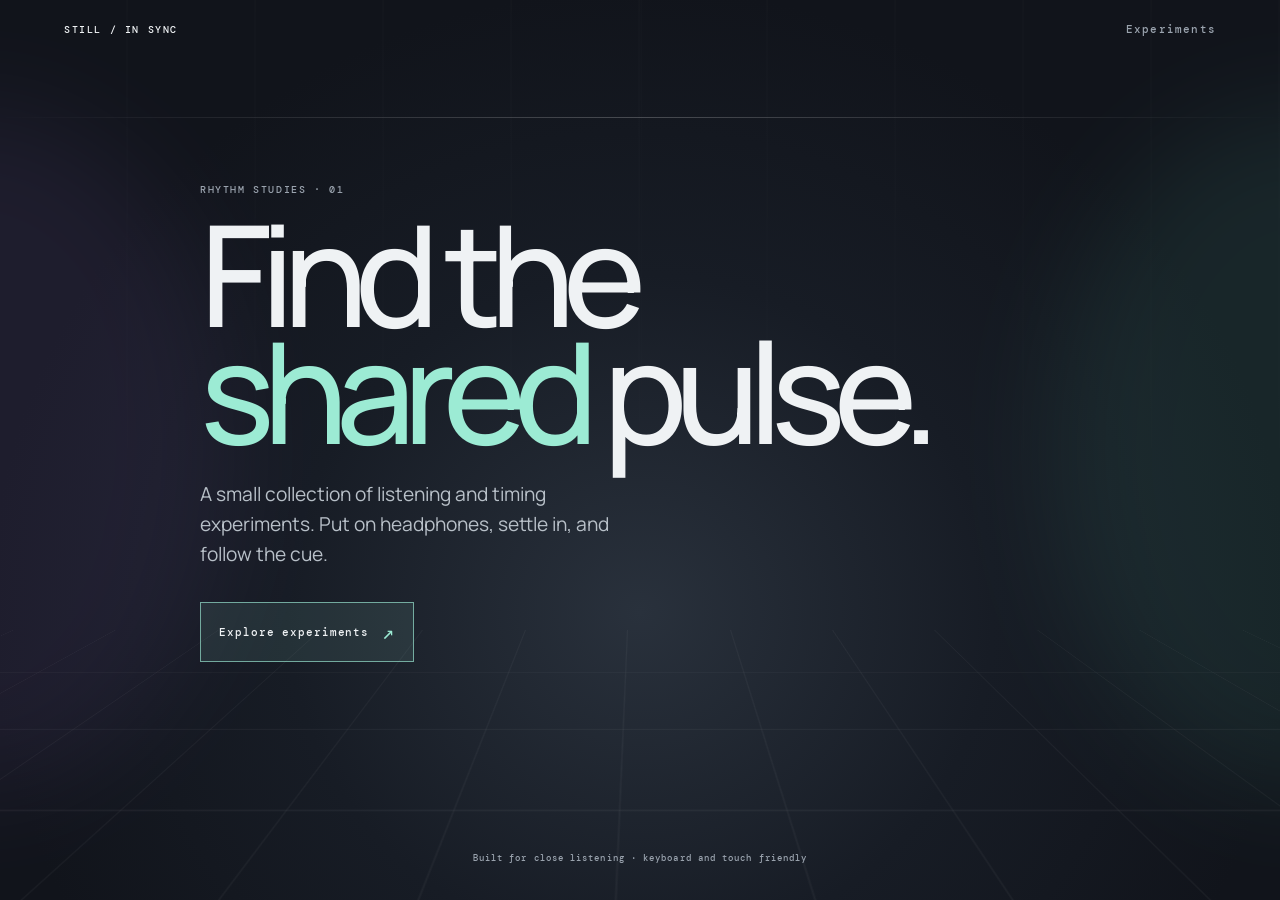
<file: index.html>
<!doctype html>
<html lang="en">
  <head><meta charset="UTF-8" /><meta name="viewport" content="width=device-width, initial-scale=1.0" /><meta name="theme-color" content="#10131a" /><title>Still / In Sync</title><link rel="stylesheet" href="styles.css" /></head>
  <body class="site-page home-page">
    <main class="room page-room"><div class="glow glow-left"></div><div class="glow glow-right"></div><div class="ceiling-line"></div><div class="floor"></div>
      <nav class="site-nav" aria-label="Primary navigation"><a class="wordmark" href="index.html">STILL / IN SYNC</a><a href="experiments.html">Experiments</a></nav>
      <section class="hero"><p class="eyebrow">RHYTHM STUDIES · 01</p><h1>Find the<br><em>shared</em> pulse.</h1><p>A small collection of listening and timing experiments. Put on headphones, settle in, and follow the cue.</p><a class="button-link" href="experiments.html">Explore experiments <span>↗</span></a></section>
      <p class="hero-note">Built for close listening · keyboard and touch friendly</p>
    </main>
  </body>
</html>
</file>
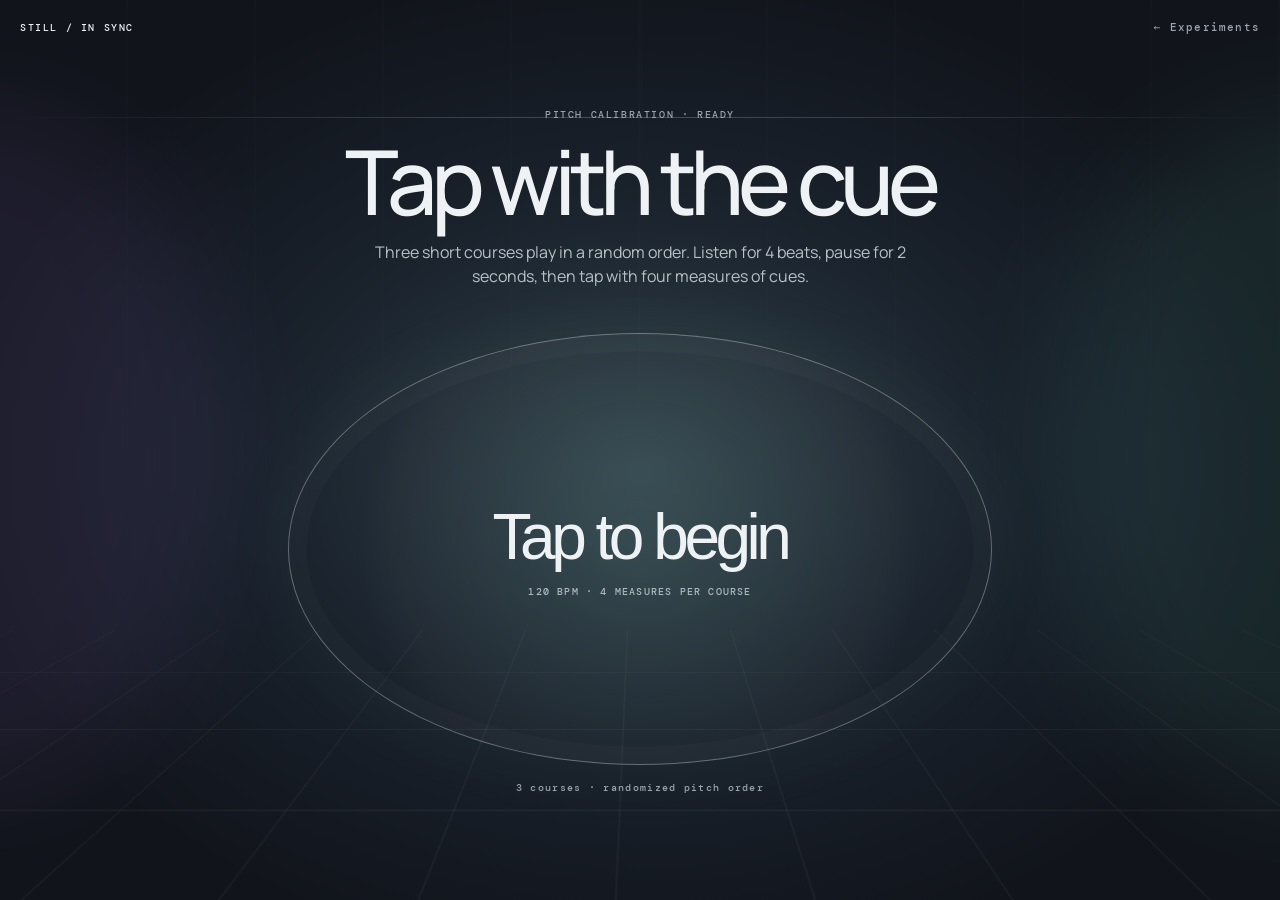
<file: calibration.html>
<!doctype html>
<html lang="en">
  <head><meta charset="UTF-8" /><meta name="viewport" content="width=device-width, initial-scale=1.0" /><meta name="theme-color" content="#19212b" /><title>Pitch Calibration — Still / In Sync</title><link rel="stylesheet" href="styles.css" /></head>
  <body class="experiment-page calibration-page">
    <main class="room calibration-mode"><div class="glow glow-left"></div><div class="glow glow-right"></div><div class="ceiling-line"></div><div class="floor"></div>
      <nav class="site-nav experiment-nav" aria-label="Primary navigation"><a class="wordmark" href="index.html">STILL / IN SYNC</a><a href="experiments.html">← Experiments</a></nav>
      <section class="calibration-level" aria-labelledby="calibrationTitle">
        <div class="calibration-copy"><p class="eyebrow" id="courseLabel">PITCH CALIBRATION · READY</p><h1 id="calibrationTitle">Tap with the cue</h1><p id="calibrationText">Three short courses play in a random order. Listen for four beats, pause for two seconds, then tap with four measures of cues.</p></div>
        <button id="tapPad" class="tap-pad" type="button" aria-describedby="calibrationText"><span class="tap-pad-inner"><span id="tapPadLabel">Tap to begin</span><small id="tapPadDetail">120 BPM · 4 measures per course</small></span></button>
        <p class="calibration-progress" id="calibrationProgress">3 courses · randomized pitch order</p>
        <section class="calibration-results" id="calibrationResults" hidden aria-labelledby="resultsTitle"><h2 id="resultsTitle">Your results</h2><pre id="calibrationReport" tabindex="0"></pre><button id="copyResultsButton" class="copy-results" type="button">Copy results</button><p id="copyResultsStatus" class="copy-results-status" aria-live="polite"></p></section>
      </section>
    </main>
    <script src="study-config.js"></script><script src="game.js"></script>
  </body>
</html>
</file>
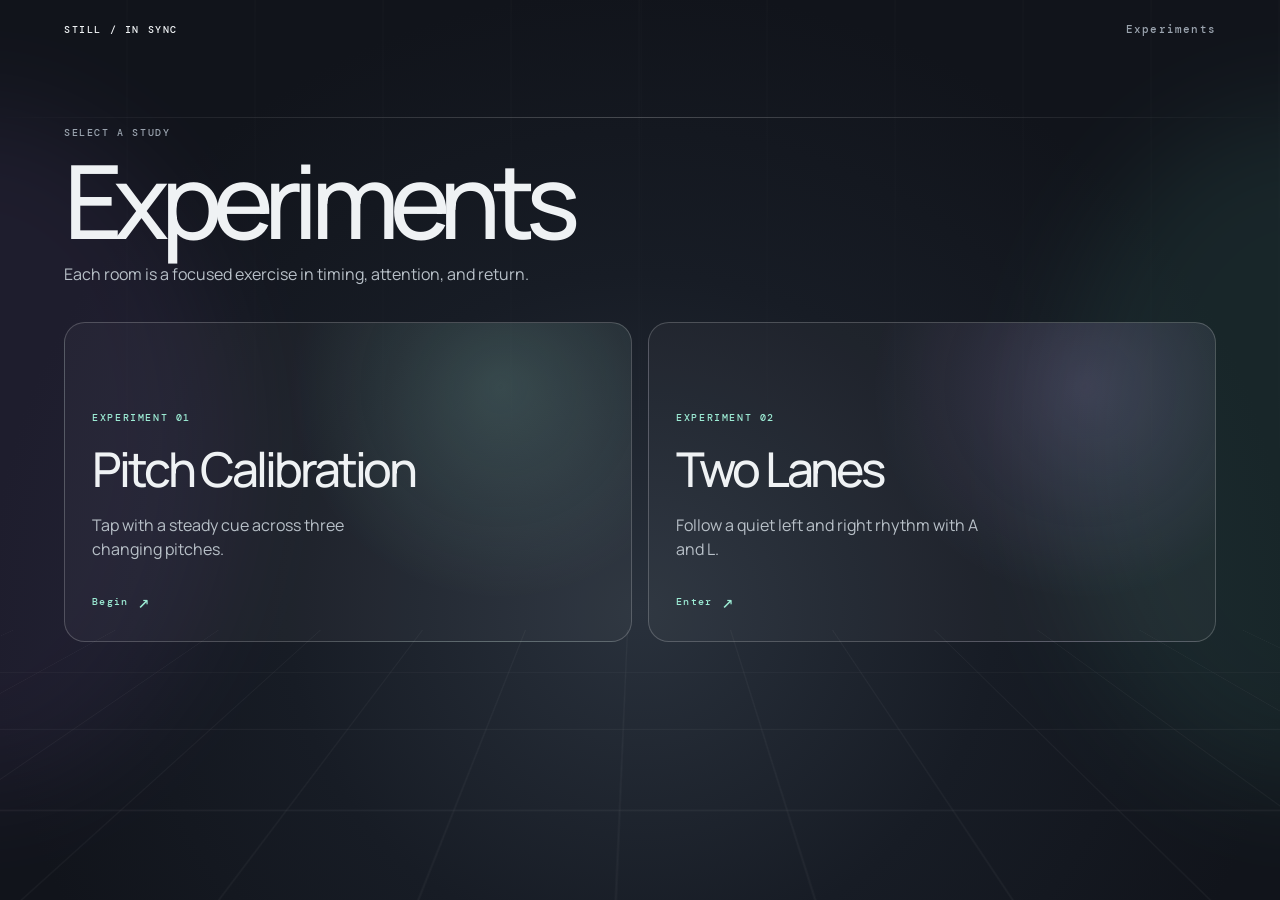
<file: experiments.html>
<!doctype html>
<html lang="en">
  <head><meta charset="UTF-8" /><meta name="viewport" content="width=device-width, initial-scale=1.0" /><meta name="theme-color" content="#10131a" /><title>Experiments — Still / In Sync</title><link rel="stylesheet" href="styles.css" /></head>
  <body class="site-page">
    <main class="room page-room"><div class="glow glow-left"></div><div class="glow glow-right"></div><div class="ceiling-line"></div><div class="floor"></div>
      <nav class="site-nav" aria-label="Primary navigation"><a class="wordmark" href="index.html">STILL / IN SYNC</a><a aria-current="page" href="experiments.html">Experiments</a></nav>
      <section class="experiments-intro"><p class="eyebrow">SELECT A STUDY</p><h1>Experiments</h1><p>Each room is a focused exercise in timing, attention, and return.</p></section>
      <section class="experiment-grid" aria-label="Experiments">
        <a class="experiment-card calibration-card" href="calibration.html"><span class="card-number">EXPERIMENT 01</span><strong>Pitch Calibration</strong><span>Tap with a steady cue across three changing pitches.</span><b>Begin <i>↗</i></b></a>
        <a class="experiment-card lanes-card" href="two-lanes.html"><span class="card-number">EXPERIMENT 02</span><strong>Two Lanes</strong><span>Follow a quiet left and right rhythm with A and L.</span><b>Enter <i>↗</i></b></a>
      </section>
    </main>
  </body>
</html>
</file>
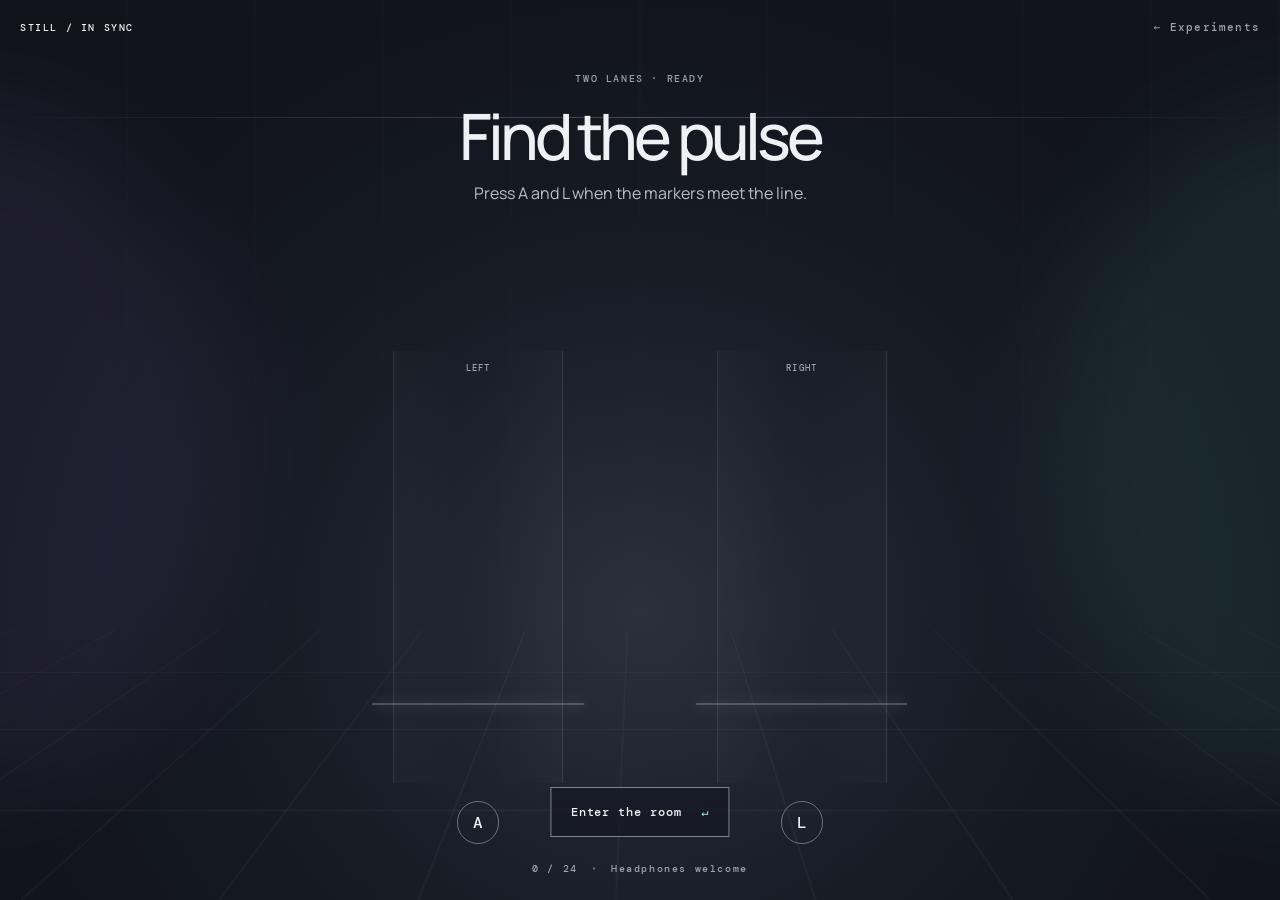
<file: two-lanes.html>
<!doctype html>
<html lang="en">
  <head><meta charset="UTF-8" /><meta name="viewport" content="width=device-width, initial-scale=1.0" /><meta name="theme-color" content="#12151d" /><title>Two Lanes — Still / In Sync</title><link rel="stylesheet" href="styles.css" /></head>
  <body class="experiment-page lanes-page">
    <main class="room" id="room"><div class="glow glow-left"></div><div class="glow glow-right"></div><div class="ceiling-line"></div><div class="floor"></div>
      <nav class="site-nav experiment-nav" aria-label="Primary navigation"><a class="wordmark" href="index.html">STILL / IN SYNC</a><a href="experiments.html">← Experiments</a></nav>
      <section class="lanes-level"><section class="hud" aria-live="polite"><p class="eyebrow" id="chapter">TWO LANES · READY</p><h1 id="message">Find the pulse</h1><p class="subcopy" id="subcopy">Press A and L when the markers meet the line.</p></section><section class="lane-wrap" aria-label="Rhythm lanes"><div class="lane" id="leftLane"><span class="key">A</span><span class="lane-name">LEFT</span><div class="hit-line"></div></div><div class="lane" id="rightLane"><span class="key">L</span><span class="lane-name">RIGHT</span><div class="hit-line"></div></div></section><div id="notes" aria-hidden="true"></div><div id="particles" aria-hidden="true"></div><button id="lanesStartButton" class="start" type="button">Enter the room <span>↵</span></button><footer><span id="progress">0 / 24</span><span class="dot">•</span><span>Headphones welcome</span></footer></section>
    </main>
    <script src="study-config.js"></script><script src="lanes.js"></script>
  </body>
</html>
</file>
<file: styles.css>
@import url('https://fonts.googleapis.com/css2?family=DM+Mono:wght@400;500&family=Manrope:wght@400;500;600&display=swap');

:root { color-scheme: dark; --ink:#eff2f4; --muted:#9aa3ae; --line:rgba(235,243,255,.24); --left:#c7a8ff; --right:#9cebd4; --pulse:0; }
* { box-sizing:border-box; }
body { margin:0; overflow:hidden; background:#10131a; color:var(--ink); font-family:Manrope,system-ui,sans-serif; }
.room { min-height:100svh; position:relative; overflow:hidden; isolation:isolate; background:radial-gradient(ellipse at 50% 68%, #29313c 0%, #171c25 39%, #11141b 72%); transition:background 900ms ease; }
.room::before { content:""; position:absolute; inset:0; opacity:calc(.12 + var(--pulse) * .22); background:repeating-linear-gradient(90deg,transparent 0 9.8vw,rgba(255,255,255,.1) 9.9vw 10vw),linear-gradient(90deg,transparent 50%,rgba(255,255,255,.1) 50.1%,transparent 50.2%); mask-image:linear-gradient(to bottom,black,transparent 74%); pointer-events:none; }
.floor { position:absolute; left:-15vw; right:-15vw; bottom:-26vh; height:56vh; transform:perspective(480px) rotateX(59deg); transform-origin:top; background:repeating-linear-gradient(90deg,rgba(255,255,255,.055) 0 1px,transparent 1px 8vw),repeating-linear-gradient(0deg,rgba(255,255,255,.065) 0 1px,transparent 1px 8vh); opacity:.65; }
.ceiling-line { position:absolute; left:0; right:0; top:13%; height:1px; background:linear-gradient(90deg,transparent,rgba(255,255,255,.22),transparent); }
.glow { position:absolute; top:12%; width:40vw; height:76vh; filter:blur(55px); opacity:.08; border-radius:50%; transition:opacity 300ms ease,transform 300ms ease; }
.glow-left { left:-22vw; background:#b885ff; }.glow-right { right:-22vw; background:#6ff2ce; }
.hud { position:absolute; z-index:5; top:clamp(2rem,8vh,6rem); width:100%; text-align:center; pointer-events:none; }
.eyebrow, footer { font:500 10px/1.4 "DM Mono",monospace; letter-spacing:.16em; color:var(--muted); }.eyebrow { margin:0 0 1.1rem; }.hud h1 { font-size:clamp(2.1rem,5vw,4.7rem); line-height:1; letter-spacing:-.065em; margin:0; font-weight:500; }.subcopy { margin:.9rem auto 0; max-width:32rem; color:#b8c0c8; font-size:clamp(.8rem,1.7vw,1rem); }
.lane-wrap { position:absolute; z-index:3; display:flex; gap:min(12vw,12rem); left:50%; bottom:13vh; transform:translateX(-50%); }
.lane { position:relative; width:min(26vw,170px); height:48vh; border-left:1px solid rgba(255,255,255,.11); border-right:1px solid rgba(255,255,255,.11); background:linear-gradient(90deg,rgba(255,255,255,.018),transparent 48%,rgba(255,255,255,.018)); transition:background 120ms ease,box-shadow 120ms ease; }
.key { position:absolute; bottom:-3.8rem; left:50%; transform:translateX(-50%); display:grid; place-items:center; width:2.65rem; height:2.65rem; border:1px solid rgba(255,255,255,.36); border-radius:50%; font:500 1rem "DM Mono",monospace; }.lane-name { position:absolute; top:.7rem; width:100%; text-align:center; font:500 9px "DM Mono",monospace; color:var(--muted); letter-spacing:.14em; }.hit-line { position:absolute; left:-13%; right:-13%; bottom:18%; height:2px; background:var(--line); box-shadow:0 0 14px rgba(255,255,255,.25); }
.note { position:absolute; z-index:4; width:min(26vw,170px); height:22px; border-radius:99px; opacity:0; transform:translateY(-12px); background:var(--note); box-shadow:0 0 30px var(--note); transition:opacity 100ms linear; }.note.live { opacity:.9; }.note.left { left:calc(50% - min(13vw, 85px) - min(6vw, 6rem)); }.note.right { left:calc(50% + min(6vw, 6rem) - min(13vw, 85px)); }
.lane.flash { background:linear-gradient(180deg,color-mix(in srgb,var(--flash) 28%,transparent),transparent 44%); box-shadow:0 0 54px color-mix(in srgb,var(--flash) 32%,transparent); }.lane.flash .key { border-color:var(--flash); background:color-mix(in srgb,var(--flash) 22%,transparent); }
.start { position:absolute; z-index:9; left:50%; bottom:7%; transform:translateX(-50%); appearance:none; border:1px solid rgba(255,255,255,.46); color:var(--ink); background:rgba(20,24,33,.7); font:500 12px "DM Mono",monospace; letter-spacing:.08em; padding:1rem 1.2rem; cursor:pointer; transition:transform .2s,background .2s; }.start:hover { transform:translateX(-50%) translateY(-2px); background:rgba(255,255,255,.1); }.start span { margin-left:.7rem; color:#9cebd4; } .start.hide { opacity:0; pointer-events:none; transform:translateX(-50%) translateY(8px); }
.level-back { position:absolute; z-index:12; top:max(1.25rem,env(safe-area-inset-top)); left:max(1.25rem,env(safe-area-inset-left)); appearance:none; border:0; color:var(--muted); background:transparent; font:500 11px "DM Mono",monospace; letter-spacing:.08em; cursor:pointer; padding:.6rem; }.level-back:hover, .level-back:focus-visible { color:var(--ink); outline:1px solid rgba(156,235,212,.6); outline-offset:3px; }
footer { position:absolute; bottom:1.5rem; left:0; right:0; display:flex; justify-content:center; gap:.8rem; }.dot { opacity:.5; }.particle { position:absolute; width:4px; height:4px; border-radius:50%; background:var(--c); animation:float .9s ease-out forwards; } @keyframes float { to { transform:translate(var(--x),var(--y)) scale(0); opacity:0; } }
.complete .floor { opacity:.9; }.complete .glow { opacity:.25; }.complete .hud h1 { color:#d8fff4; }
@media(max-width:540px){ .lane-wrap{gap:15vw}.lane{width:31vw}.note{width:31vw}.note.left{left:calc(50% - 15.5vw - 7.5vw)}.note.right{left:calc(50% + 7.5vw - 15.5vw)} }

/* Level selection and the one-pad pitch calibration level. */
[hidden] { display:none !important; }
.level-select { position:relative; z-index:8; width:min(92vw,48rem); margin:0 auto; min-height:100svh; display:grid; align-content:center; text-align:center; }
.level-select h1, .calibration-copy h1 { margin:0; font-size:clamp(2.6rem,7vw,5.6rem); line-height:.96; letter-spacing:-.07em; font-weight:500; }
.level-intro { max-width:31rem; margin:1.1rem auto 2.4rem; color:#b8c0c8; font-size:clamp(.95rem,2vw,1.08rem); line-height:1.55; }
.level-cards { display:grid; grid-template-columns:repeat(2,minmax(0,1fr)); gap:1rem; text-align:left; }
.level-card { min-height:13.5rem; display:flex; flex-direction:column; align-items:flex-start; justify-content:flex-end; gap:.65rem; padding:1.5rem; color:var(--ink); background:rgba(255,255,255,.035); border:1px solid rgba(255,255,255,.2); border-radius:1.25rem; text-align:left; cursor:pointer; transition:transform .2s ease, background .2s ease, border-color .2s ease; }
.level-card:hover, .level-card:focus-visible { transform:translateY(-4px); background:rgba(255,255,255,.075); border-color:rgba(156,235,212,.7); outline:none; }
.level-card strong { font-size:clamp(1.45rem,3vw,2rem); font-weight:500; letter-spacing:-.05em; }
.level-card span:last-child { color:#b8c0c8; font-size:.88rem; line-height:1.45; }
.card-number { color:#9cebd4; font:500 10px "DM Mono",monospace; letter-spacing:.16em; }
.calibration-mode { background:radial-gradient(ellipse at 50% 52%,#31414a 0%,#19212b 43%,#11141b 76%); }
.calibration-level { position:relative; z-index:8; min-height:100svh; width:min(92vw,44rem); margin:0 auto; padding:clamp(1.8rem,6vh,4rem) 0 max(1.5rem,env(safe-area-inset-bottom)); display:flex; flex-direction:column; align-items:center; text-align:center; }
.calibration-copy { max-width:38rem; }
.calibration-copy .eyebrow { margin:0 0 1rem; }
.calibration-copy p:not(.eyebrow) { max-width:34rem; margin:1rem auto 0; color:#b8c0c8; line-height:1.5; }
.tap-pad { position:relative; flex:1; width:100%; min-height:15rem; max-height:27rem; margin:clamp(1.5rem,5vh,3.5rem) 0 1rem; border:1px solid rgba(255,255,255,.33); border-radius:50%; color:var(--ink); background:radial-gradient(circle,rgba(156,235,212,.1),rgba(255,255,255,.025) 58%,transparent 70%); box-shadow:inset 0 0 0 1.1rem rgba(255,255,255,.018),0 0 5rem rgba(156,235,212,.05); cursor:pointer; touch-action:manipulation; -webkit-tap-highlight-color:transparent; transition:transform .1s ease, border-color .2s ease, background .2s ease, box-shadow .2s ease; }
.tap-pad:hover, .tap-pad:focus-visible { border-color:#9cebd4; outline:none; }
.tap-pad:active, .tap-pad.tapped { transform:scale(.975); background:radial-gradient(circle,rgba(156,235,212,.32),rgba(156,235,212,.09) 58%,transparent 70%); }
.tap-pad.tapped { animation:tap-response .18s ease-out; }
.tap-pad.cueing { opacity:.76; cursor:default; }
.tap-pad.accepting { border-color:#9cebd4; box-shadow:inset 0 0 0 1.1rem rgba(156,235,212,.04),0 0 5rem rgba(156,235,212,.16); }
.tap-pad-inner { position:absolute; inset:0; display:grid; place-content:center; gap:.65rem; }
.tap-pad-inner > span { font-size:clamp(2rem,7vw,4rem); letter-spacing:-.07em; }
.tap-pad small { color:#aeb9c2; font:500 10px "DM Mono",monospace; letter-spacing:.12em; text-transform:uppercase; }
.calibration-progress { margin:0; color:var(--muted); font:500 10px "DM Mono",monospace; letter-spacing:.13em; }
@keyframes tap-response { 50% { transform:scale(.965); border-color:#d8fff4; box-shadow:inset 0 0 0 1.1rem rgba(156,235,212,.08),0 0 5rem rgba(156,235,212,.32); } }
.calibration-results { width:100%; margin:0 0 1.2rem; padding:1.1rem; border:1px solid rgba(156,235,212,.38); border-radius:1rem; background:rgba(9,14,20,.4); text-align:left; }.calibration-results h2 { margin:0 0 .8rem; font-size:1rem; font-weight:500; }.calibration-results pre { max-height:12rem; margin:0; overflow:auto; white-space:pre-wrap; color:#cbd4da; font:400 11px/1.55 "DM Mono",monospace; user-select:text; }.copy-results { margin-top:1rem; border:1px solid rgba(156,235,212,.65); border-radius:.55rem; padding:.7rem .85rem; color:var(--ink); background:rgba(156,235,212,.1); font:500 11px "DM Mono",monospace; cursor:pointer; }.copy-results:hover, .copy-results:focus-visible { background:rgba(156,235,212,.2); outline:none; }.copy-results-status { min-height:1.2em; margin:.6rem 0 0; color:var(--muted); font:500 10px/1.4 "DM Mono",monospace; }
.calibration-level.has-results .tap-pad { flex:0 0 auto; min-height:7rem; max-height:9rem; margin:1rem 0; }
@media(max-width:540px) { body { overflow:auto; } .level-select { width:min(90vw,28rem); padding:2rem 0; } .level-cards { grid-template-columns:1fr; } .level-card { min-height:9.5rem; } .calibration-level { width:92vw; padding-top:4.6rem; } .tap-pad { min-height:min(56vw,19rem); max-height:none; margin:2rem 0 1.4rem; } .tap-pad-inner > span { font-size:clamp(2rem,12vw,3.4rem); } }

/* Multi-page site shell. */
.site-page { overflow:auto; }
.page-room { min-height:100svh; padding:1.4rem clamp(1.25rem,5vw,5rem); }
.site-nav { position:relative; z-index:12; display:flex; align-items:center; justify-content:space-between; gap:1rem; max-width:76rem; margin:0 auto; font:500 11px "DM Mono",monospace; letter-spacing:.11em; }
.site-nav a { color:var(--muted); text-decoration:none; transition:color .2s ease; }
.site-nav a:hover, .site-nav a:focus-visible { color:var(--ink); outline:none; }
.site-nav .wordmark { color:var(--ink); font-size:10px; letter-spacing:.16em; }
.hero { position:relative; z-index:5; display:grid; align-content:center; min-height:calc(100svh - 8rem); width:min(100%,55rem); margin:0 auto; }
.hero h1, .experiments-intro h1 { margin:0; font-size:clamp(4rem,11vw,9.4rem); font-weight:500; line-height:.83; letter-spacing:-.085em; }
.hero h1 em { color:#9cebd4; font-style:normal; }
.hero > p:not(.eyebrow) { max-width:29rem; margin:2rem 0; color:#b8c0c8; font-size:clamp(1rem,2vw,1.2rem); line-height:1.55; }
.button-link { display:inline-flex; align-items:center; gap:.8rem; width:max-content; padding:1rem 1.15rem; border:1px solid rgba(156,235,212,.65); color:var(--ink); background:rgba(156,235,212,.1); text-decoration:none; font:500 11px "DM Mono",monospace; letter-spacing:.08em; transition:transform .2s ease,background .2s ease; }
.button-link:hover, .button-link:focus-visible { transform:translateY(-2px); background:rgba(156,235,212,.2); outline:none; }.button-link span { color:#9cebd4; font-size:1.25rem; }
.hero-note { position:absolute; z-index:5; bottom:1.7rem; left:50%; transform:translateX(-50%); width:max-content; max-width:90%; color:var(--muted); font:500 9px "DM Mono",monospace; letter-spacing:.12em; text-align:center; }
.experiments-intro { position:relative; z-index:5; width:min(100%,76rem); margin:clamp(4rem,10vh,8rem) auto 2.2rem; }.experiments-intro h1 { font-size:clamp(3.6rem,8vw,7rem); }.experiments-intro > p:not(.eyebrow) { max-width:31rem; margin:1.2rem 0 0; color:#b8c0c8; line-height:1.55; }
.experiment-grid { position:relative; z-index:5; display:grid; grid-template-columns:repeat(2,minmax(0,1fr)); gap:1rem; width:min(100%,76rem); margin:0 auto 3rem; }
.experiment-card { min-height:20rem; display:flex; flex-direction:column; align-items:flex-start; justify-content:flex-end; gap:.75rem; padding:1.7rem; border:1px solid rgba(255,255,255,.2); border-radius:1.3rem; color:var(--ink); background:rgba(255,255,255,.035); text-decoration:none; overflow:hidden; transition:transform .25s ease,border-color .25s ease,background .25s ease; }.experiment-card:hover,.experiment-card:focus-visible { transform:translateY(-5px); border-color:rgba(156,235,212,.7); background:rgba(255,255,255,.075); outline:none; }.experiment-card strong { font-size:clamp(1.9rem,4vw,3rem); font-weight:500; letter-spacing:-.065em; }.experiment-card > span:not(.card-number) { max-width:19rem; color:#b8c0c8; line-height:1.5; }.experiment-card b { display:flex; align-items:center; gap:.6rem; margin-top:1rem; color:#9cebd4; font:500 10px "DM Mono",monospace; letter-spacing:.12em; }.experiment-card i { font-size:1.2rem; font-style:normal; }.calibration-card { background:radial-gradient(circle at 77% 20%,rgba(156,235,212,.17),transparent 42%),rgba(255,255,255,.035); }.lanes-card { background:radial-gradient(circle at 77% 20%,rgba(199,168,255,.17),transparent 42%),rgba(255,255,255,.035); }
.experiment-page .room { min-height:100svh; }.experiment-nav { position:absolute; top:max(1.25rem,env(safe-area-inset-top)); left:max(1.25rem,env(safe-area-inset-left)); right:max(1.25rem,env(safe-area-inset-right)); max-width:none; }.experiment-page .lanes-level { min-height:100svh; }.experiment-page .calibration-level { padding-top:clamp(5.3rem,12vh,8rem); }.calibration-page .calibration-results { position:relative; z-index:5; }
@media(max-width:620px) { .page-room { padding:1.2rem; }.hero { min-height:calc(100svh - 5rem); }.hero h1 { font-size:clamp(3.6rem,17vw,6.2rem); }.experiments-intro { margin-top:7rem; }.experiment-grid { grid-template-columns:1fr; }.experiment-card { min-height:15rem; }.experiment-nav { top:1.1rem; left:1.1rem; right:1.1rem; }.experiment-page .calibration-level { padding-top:5.4rem; } }
</file>
